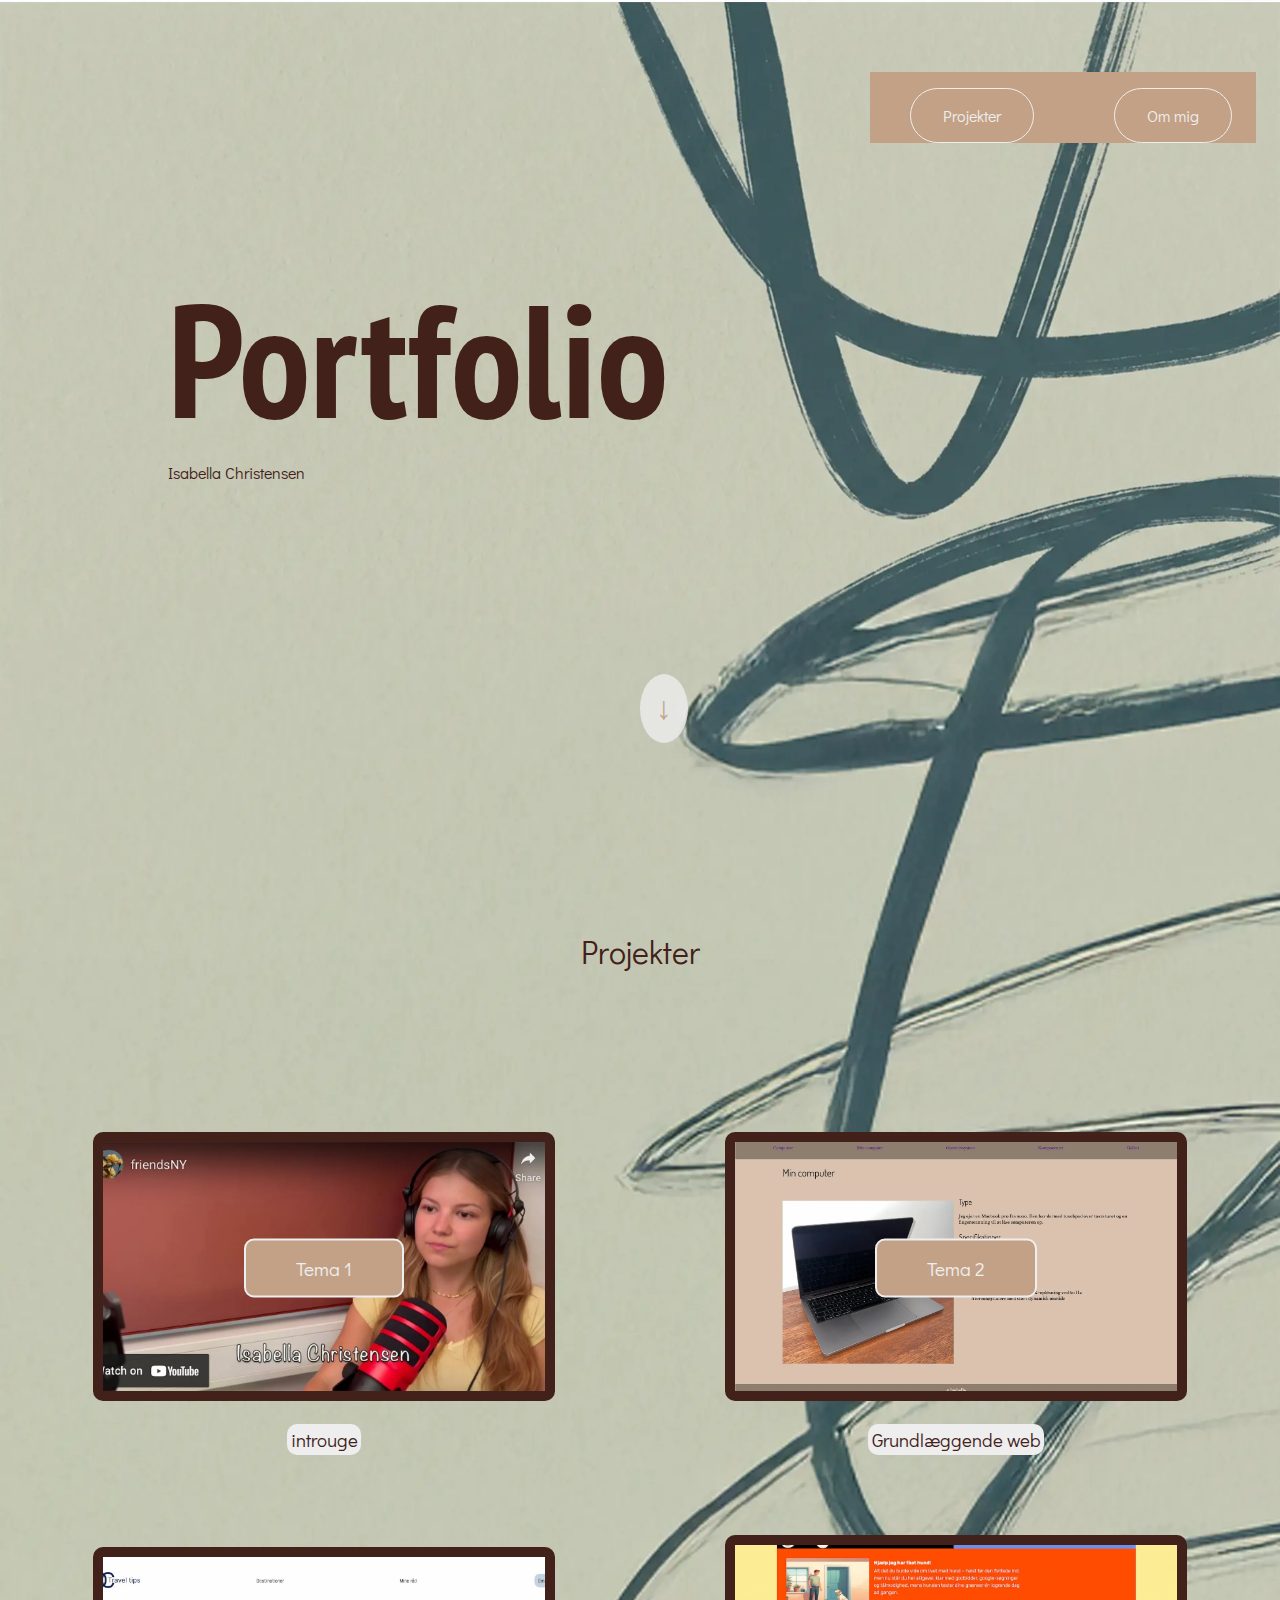
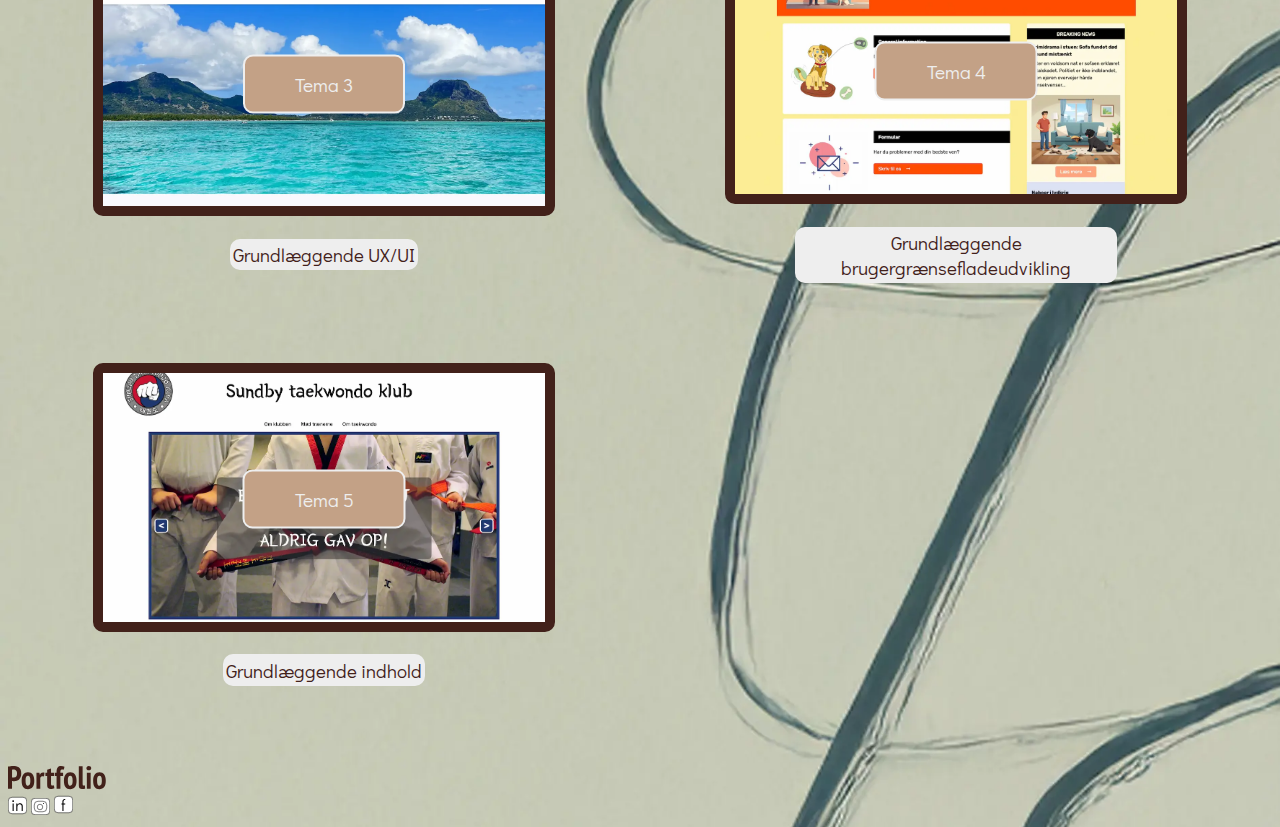
<file: index.html>
<!DOCTYPE html>
<html lang="en">
  <head>
    <meta charset="UTF-8" />
    <meta name="viewport" content="width=device-width, initial-scale=1.0" />
    <title>Portfolio</title>
    <link rel="stylesheet" href="css/generel.css" />
    <link rel="stylesheet" href="css/style.css" />
    <link rel="stylesheet" href="css/burger.css" />
    <link rel="stylesheet" href="css/index.css" />
    <link rel="icon" href="imgs/favicon.svg" type="image/svg" />
  </head>
  <body>
    <header>
      <nav class="nav">
        <ul class="menu">
          <li><a href="tema1.html">Projekter</a></li>
          <li><a href="om.html">Om mig</a></li>
        </ul>
        <button class="burger">
          <span class="line"></span>
          <span class="line"></span>
          <span class="line"></span>
        </button>
      </nav>
    </header>
    <main>
      <div class="h1">
        <h1>Portfolio</h1>
        <p>Isabella Christensen</p>
      </div>

      <div class="scroll-indicator" id="scroll">↓</div>

      <section>
        <div class="grid_container">
          <div id="section_forside">
            <div class="h2">
              <h2>Projekter</h2>
            </div>
          </div>
          <div class="grid_1-1">
            <div class="grid_1">
              <div class="card">
                <img src="imgs/introuge.webp" alt="Billede fra en youtube video" />
                <div><a href="tema1.html">Tema 1</a></div>
              </div>
              <h3>introuge</h3>
            </div>

            <div class="grid_1">
              <div class="card">
                <img src="imgs/min_computer.webp" alt="Billede fra hjemmeside om computere" />
                <div><a href="tema2.html">Tema 2</a></div>
              </div>
              <h3>Grundlæggende web</h3>
            </div>
          </div>

          <div class="grid_1-1">
            <div class="grid_1">
              <div class="card">
                <img src="imgs/mauritius.webp" alt="Billede fra en hjemmeside om at rejse" />
                <div><a href="tema3.html">Tema 3</a></div>
              </div>
              <h3>Grundlæggende UX/UI</h3>
            </div>

            <div class="grid_1">
              <div class="card">
                <img src="imgs/emergency.webp" alt="Billede fra en hjemmeside som omhandler en nødssitution" />
                <div><a href="tema4.html">Tema 4</a></div>
              </div>
              <h3>Grundlæggende brugergrænsefladeudvikling</h3>
            </div>
          </div>

          <div class="grid_1-1">
            <div class="grid_1">
              <div class="card">
                <img src="imgs/hero.webp" alt="Billede fra en hjemmeside om en taekwondo-klub" />
                <div><a href="tema5.html">Tema 5</a></div>
              </div>
              <h3>Grundlæggende indhold</h3>
            </div>
          </div>
        </div>
      </section>
    </main>
    <footer>
      <img src="imgs/logo_mobil.svg" alt="Logo, hvor der står: portfolio" />
      <div>
        <a href="https://www.linkedin.com/in/isabella-christensen-a164b339a/"
          ><img src="imgs/linkedin.svg" alt="Linkedin ikon"
        /></a>
        <a href="https://www.instagram.com/isabella.daugaard/"
          ><img src="imgs/insta.svg" alt="instagram ikon"
        /></a>
        <a href="https://www.facebook.com/isabelladaugaard.christensen"
          ><img src="imgs/facebook.svg" alt="facebook ikon"
        /></a>
      </div>
    </footer>
    <script src="js/burger.js"></script>
    <script src="js/generel.js"></script>
  </body>
</html>
</file>
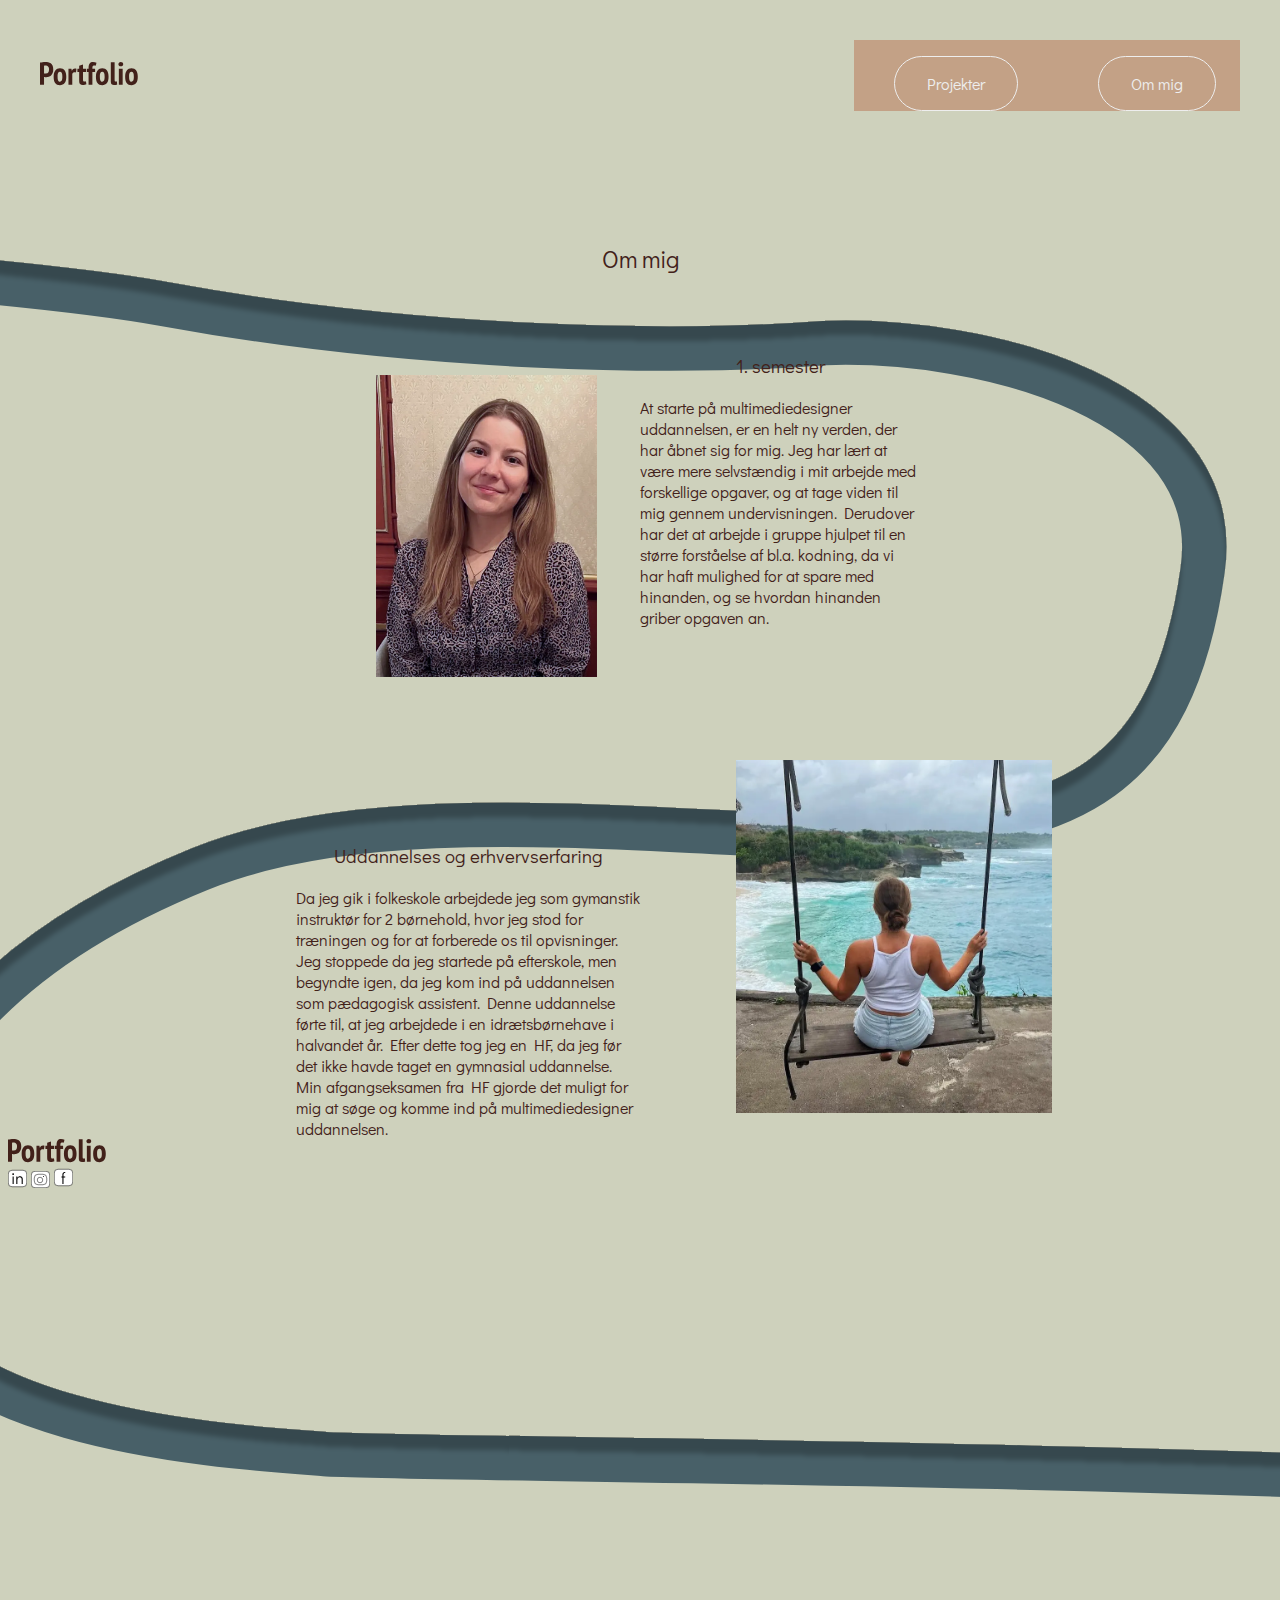
<file: om.html>
<!DOCTYPE html>
<html lang="en">
  <head>
    <meta charset="UTF-8" />
    <meta name="viewport" content="width=device-width, initial-scale=1.0" />
    <title>Portfolio</title>
    <link rel="stylesheet" href="css/burger.css" />
    <link rel="stylesheet" href="css/generel.css" />
    <link rel="stylesheet" href="css/style.css" />
    <link rel="icon" href="imgs/favicon.svg" type="image/svg" />
  </head>
  <body>
    <header>
      <nav class="nav">
        <div class="logo">
          <a href="index.html"><img src="imgs/logo_mobil.svg" alt="Logo, hvor der står: portfolio" /></a>
        </div>
        <ul class="menu">
          <li><a href="tema1.html">Projekter</a></li>
          <li><a href="om.html">Om mig</a></li>
        </ul>

        <button class="burger">
          <span class="line"></span>
          <span class="line"></span>
          <span class="line"></span>
        </button>
      </nav>
    </header>

    <main>
      <img src="imgs/linje.svg" alt="Baggrundsbillede af en blå-grøn streg, der snor sig gennem skærmen" class="skjult_billede2" />
      <div class="tema_overskrift">
        <h2>Om mig</h2>
      </div>

      <section>
        <div class="portræt">
          <img src="imgs/portræt.webp" alt="Portrætbillede af mig" class="billede6 billede7" />
          <div class="tekst6">
            <h3>1. semester</h3>
            <p>
              At starte på multimediedesigner uddannelsen, er en helt ny verden,
              der har åbnet sig for mig. Jeg har lært at være mere selvstændig i
              mit arbejde med forskellige opgaver, og at tage viden til mig
              gennem undervisningen. Derudover har det at arbejde i gruppe
              hjulpet til en større forståelse af bl.a. kodning, da vi har haft
              mulighed for at spare med hinanden, og se hvordan hinanden griber
              opgaven an.
            </p>
          </div>
        </div>

        <div class="portræt2">
          <img src="imgs/gynge.webp" alt="Billede af mig der sidder på en gynge" class="gynge" />
          <div class="margin_top">
            <div class="tekst7">
              <h3>Uddannelses og erhvervserfaring</h3>
              <p>
                Da jeg gik i folkeskole arbejdede jeg som gymanstik instruktør
                for 2 børnehold, hvor jeg stod for træningen og for at forberede os
                til opvisninger. Jeg stoppede da jeg startede på efterskole, men
                begyndte igen, da jeg kom ind på uddannelsen som pædagogisk
                assistent. Denne uddannelse førte til, at jeg arbejdede i en
                idrætsbørnehave i halvandet år. Efter dette tog jeg en HF, da
                jeg før det ikke havde taget en gymnasial uddannelse. Min
                afgangseksamen fra HF gjorde det muligt for mig at søge og komme
                ind på multimediedesigner uddannelsen.
              </p>
            </div>
          </div>
        </div>
      </section>
    </main>

    <footer>
      <img src="imgs/logo_mobil.svg" alt="Logo, hvor der står: portfolio" />
      <div>
        <a href="https://www.linkedin.com/in/isabella-christensen-a164b339a/"
          ><img src="imgs/linkedin.svg" alt="Linkedin ikon"
        /></a>
        <a href="https://www.instagram.com/isabella.daugaard/"
          ><img src="imgs/insta.svg" alt="Insagram ikon"
        /></a>
        <a href="https://www.facebook.com/isabelladaugaard.christensen"
          ><img src="imgs/facebook.svg" alt="Facebook ikon"
        /></a>
      </div>
    </footer>
    <script src="js/burger.js"></script>
  </body>
</html>
</file>
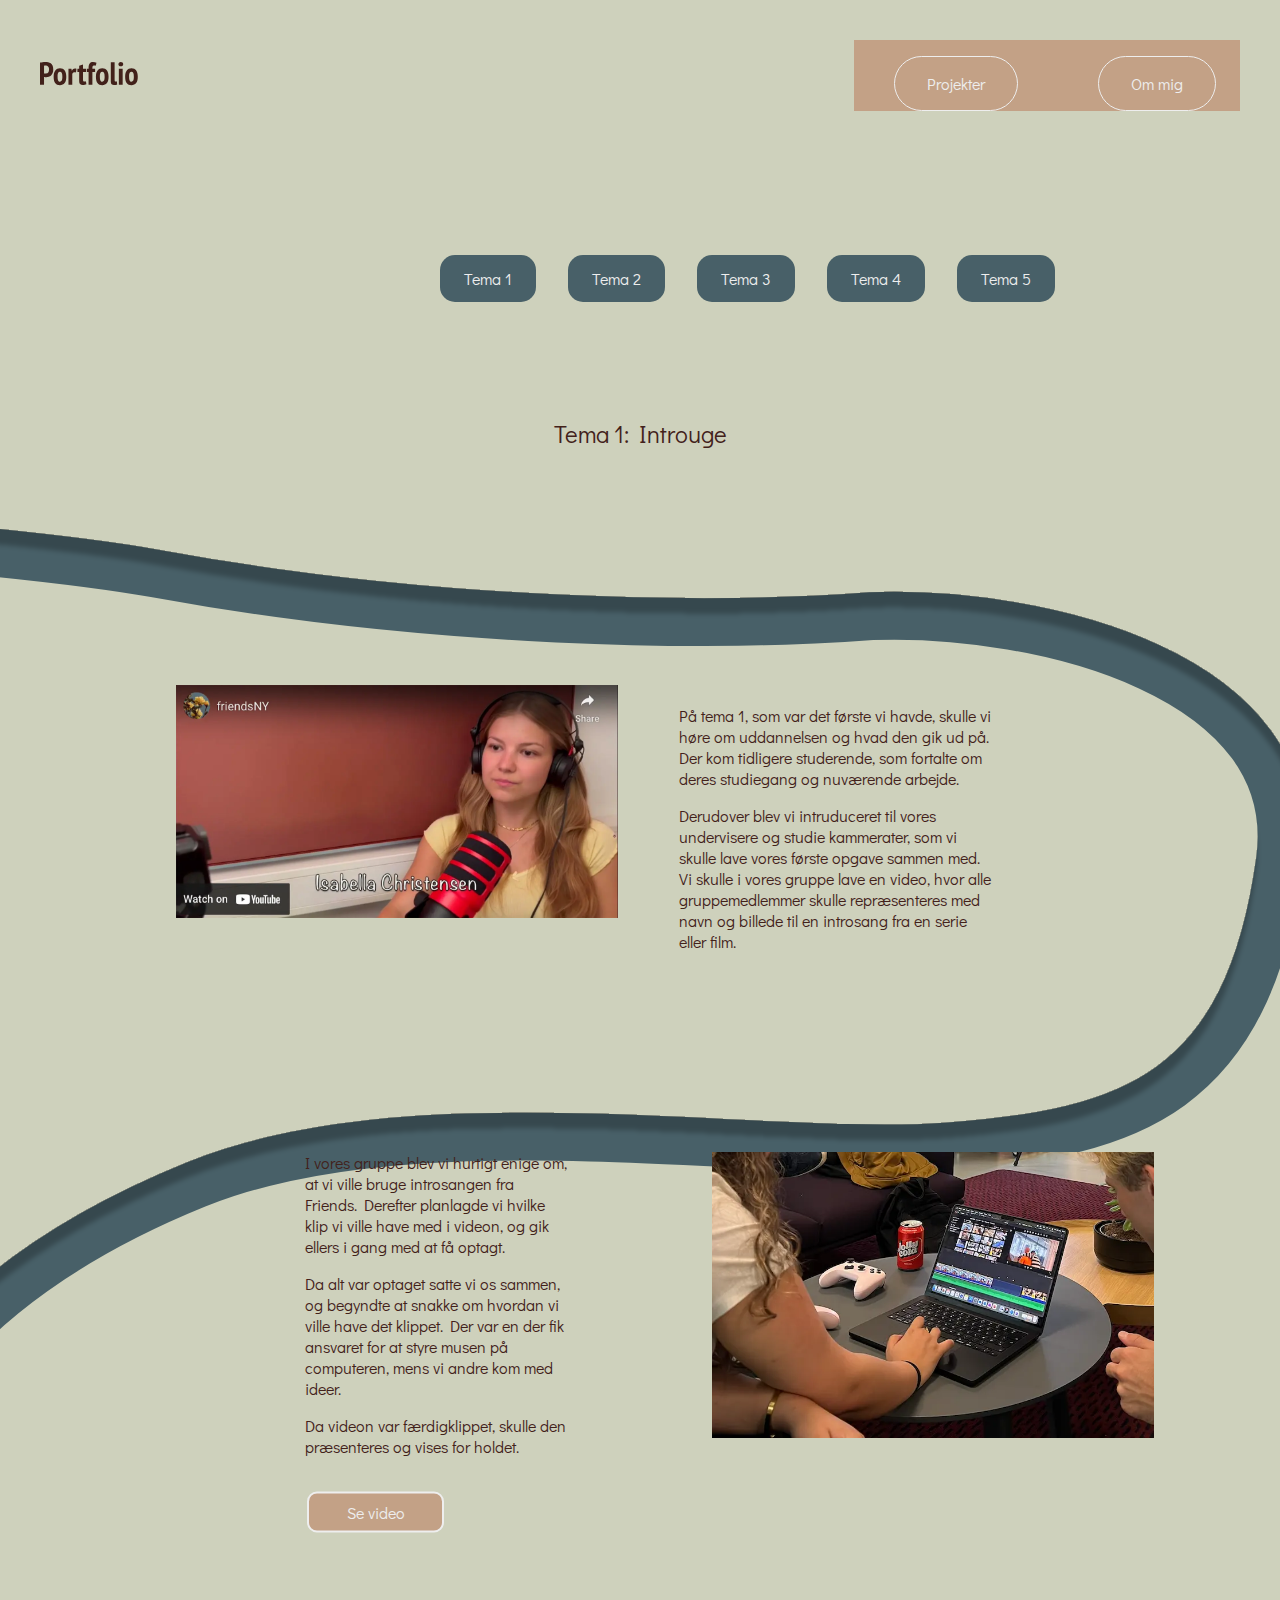
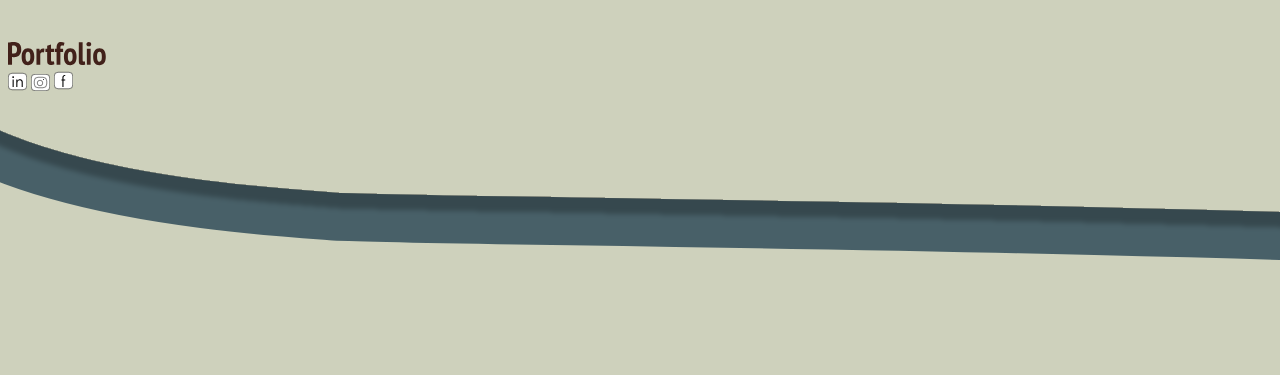
<file: tema1.html>
<!DOCTYPE html>
<html lang="en">
  <head>
    <meta charset="UTF-8" />
    <meta name="viewport" content="width=device-width, initial-scale=1.0" />
    <title>Portfolio</title>
    <link rel="stylesheet" href="css/burger.css" />
    <link rel="stylesheet" href="css/generel.css" />
    <link rel="stylesheet" href="css/style.css" />
    <link rel="icon" href="imgs/favicon.svg" type="image/svg" />
  </head>
  <body>
    <header>
      <nav class="nav">
        <div class="logo">
          <a href="index.html"><img src="imgs/logo_mobil.svg" alt="Logo, hvor der står: portfolio" /></a>
        </div>
        <ul class="menu">
          <li><a href="tema1.html">Projekter</a></li>
          <li><a href="om.html">Om mig</a></li>
        </ul>

        <button class="burger">
          <span class="line"></span>
          <span class="line"></span>
          <span class="line"></span>
        </button>

        <div class="nav-buttons">
          <a href="tema1.html">Tema 1</a>
          <a href="tema2.html">Tema 2</a>
          <a href="tema3.html">Tema 3</a>
          <a href="tema4.html">Tema 4</a>
          <a href="tema5.html">Tema 5</a>
        </div>
      </nav>
    </header>

    <main>
      <img
        src="imgs/linje.svg"
        alt="Baggrundsbillede af en blå-grøn streg, der snor sig gennem skærmen"
        class="skjult_billede"
      />
      <div class="tema_overskrift">
        <h2>Tema 1: Introuge</h2>
      </div>

      <div class="tema">
        <img src="imgs/introuge.webp" alt="Billede af mig fra youtube video" class="billede1" />
        <div class="tekst_container">
          <p class="tekst1">
            På tema 1, som var det første vi havde, skulle vi høre om
            uddannelsen og hvad den gik ud på. Der kom tidligere studerende, som
            fortalte om deres studiegang og nuværende arbejde.
          </p>
          <p class="tekst1">
            Derudover blev vi intruduceret til vores undervisere og studie
            kammerater, som vi skulle lave vores første opgave sammen med. Vi
            skulle i vores gruppe lave en video, hvor alle gruppemedlemmer
            skulle repræsenteres med navn og billede til en introsang fra en
            serie eller film.
          </p>
        </div>
      </div>

      <div class="tema">
        <img src="imgs/redigering.webp" alt="Billede af unge der redigerer en video i imovie" class="billede2" />
        <div class="tekst_container2 order">
          <p class="tekst2">
            I vores gruppe blev vi hurtigt enige om, at vi ville bruge
            introsangen fra Friends. Derefter planlagde vi hvilke klip vi ville
            have med i videon, og gik ellers i gang med at få optagt.
          </p>
          <p class="order tekst2">
            Da alt var optaget satte vi os sammen, og begyndte at snakke om
            hvordan vi ville have det klippet. Der var en der fik ansvaret for
            at styre musen på computeren, mens vi andre kom med ideer.
          </p>
          <p class="order tekst2">
            Da videon var færdigklippet, skulle den præsenteres og vises for
            holdet.
          </p>
        </div>
      </div>
      <div class="se_video_btn">
        <a href="https://www.youtube.com/watch?v=F06JGstitBI">Se video</a>
      </div>
    </main>
    <footer>
      <img src="imgs/logo_mobil.svg" alt="Logo, hvor der står: portfolio" />
      <div>
        <a href="https://www.linkedin.com/in/isabella-christensen-a164b339a/"
          ><img src="imgs/linkedin.svg" alt="Linkedin ikon"
        /></a>
        <a href="https://www.instagram.com/isabella.daugaard/"
          ><img src="imgs/insta.svg" alt="Instagram ikon"
        /></a>
        <a href="https://www.facebook.com/isabelladaugaard.christensen"
          ><img src="imgs/facebook.svg" alt="Facebook ikon"
        /></a>
      </div>
    </footer>
    <script src="js/burger.js"></script>
  </body>
</html>
</file>
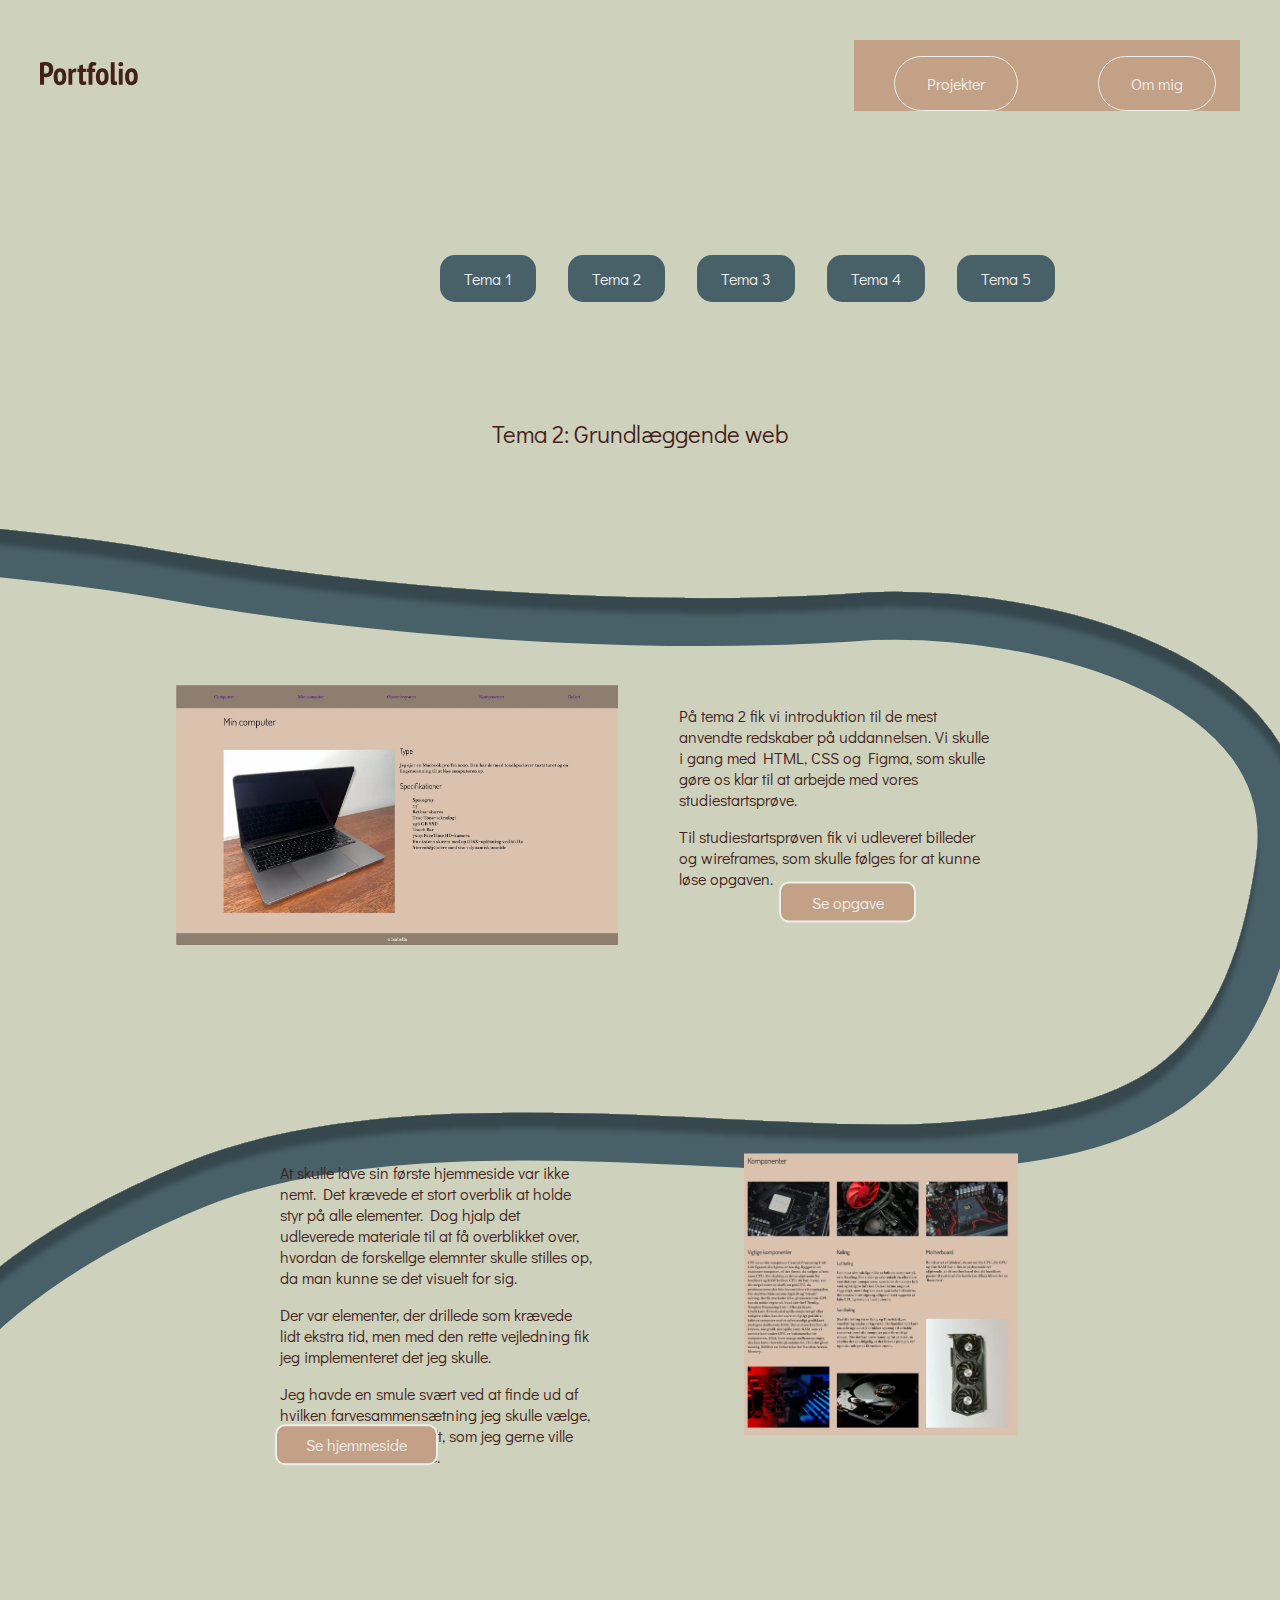
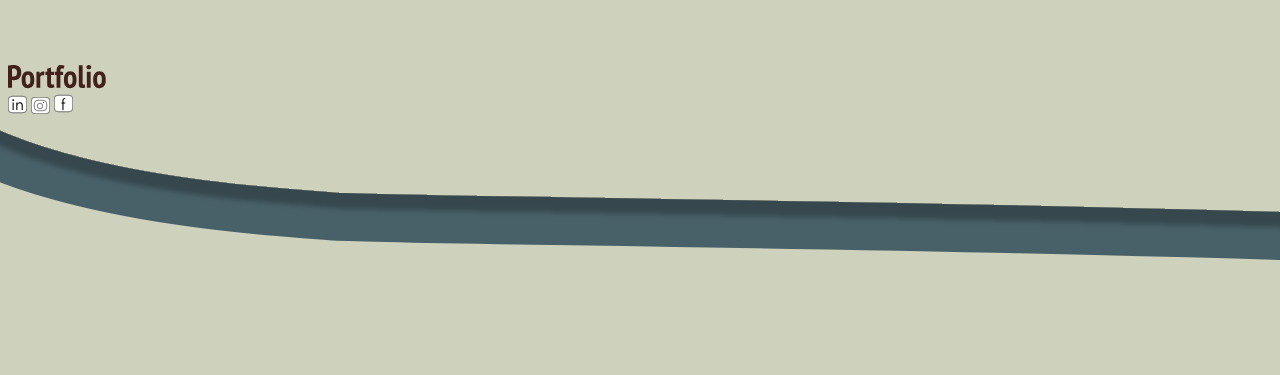
<file: tema2.html>
<!DOCTYPE html>
<html lang="en">
  <head>
    <meta charset="UTF-8" />
    <meta name="viewport" content="width=device-width, initial-scale=1.0" />
    <title>Portfolio</title>
    <link rel="stylesheet" href="css/burger.css" />
    <link rel="stylesheet" href="css/generel.css" />
    <link rel="stylesheet" href="css/style.css" />
    <link rel="icon" href="imgs/favicon.svg" type="image/svg" />
  </head>
  <body>
    <header>
      <nav class="nav">
        <div class="logo">
          <a href="index.html"><img src="imgs/logo_mobil.svg" alt="Logo, hvor der står: portfolio" /></a>
        </div>
        <ul class="menu">
          <li><a href="tema1.html">Projekter</a></li>
          <li><a href="om.html">Om mig</a></li>
        </ul>

        <button class="burger">
          <span class="line"></span>
          <span class="line"></span>
          <span class="line"></span>
        </button>

        <div class="nav-buttons">
          <a href="tema1.html">Tema 1</a>
          <a href="tema2.html">Tema 2</a>
          <a href="tema3.html">Tema 3</a>
          <a href="tema4.html">Tema 4</a>
          <a href="tema5.html">Tema 5</a>
        </div>
      </nav>
    </header>

    <main>
      <img
        src="imgs/linje.svg"
        alt="Baggrundsbillede af en blå-grøn streg, der snor sig gennem skærmen"
        class="skjult_billede"
      />
      <div class="tema_overskrift">
        <h2>Tema 2: Grundlæggende web</h2>
      </div>

      <div class="tema">
        <img src="imgs/min_computer.webp" alt="Billede fra hjemmeside om computere" class="billede1" />
        <div class="tekst_container">
          <p class="tekst1">
            På tema 2 fik vi introduktion til de mest anvendte redskaber på
            uddannelsen. Vi skulle i gang med HTML, CSS og Figma, som skulle
            gøre os klar til at arbejde med vores studiestartsprøve.
          </p>
          <p>
            Til studiestartsprøven fik vi udleveret billeder og wireframes, som
            skulle følges for at kunne løse opgaven.
          </p>
        </div>
      </div>
      <div class="se_opg_btn">
        <a
          href="https://www.figma.com/board/yrHSG7lMkjhQ7RqK9aXSSk/Studiestartspr%C3%B8ve?node-id=0-1&t=I6ApiJ5IpAwjTngt-1"
          >Se opgave</a
        >
      </div>

      <div class="tema2">
        <div class="billede3">
          <img src="imgs/komponenter.webp" alt="Billeder af komponenter fra en computer" />
        </div>
        <div class="tekst_container2 order">
          <p class="tekst2">
            At skulle lave sin første hjemmeside var ikke nemt. Det krævede et
            stort overblik at holde styr på alle elementer. Dog hjalp det
            udleverede materiale til at få overblikket over, hvordan de
            forskellge elemnter skulle stilles op, da man kunne se det visuelt
            for sig.
          </p>
          <p class="tekst2">
            Der var elementer, der drillede som krævede lidt ekstra tid, men med
            den rette vejledning fik jeg implementeret det jeg skulle.
          </p>
          <p class="tekst2">
            Jeg havde en smule svært ved at finde ud af hvilken
            farvesammensætning jeg skulle vælge, og derfor er det ikke helt, som
            jeg gerne ville have, at det skulle være.
          </p>
        </div>
      </div>
      <div class="se_side_btn">
        <a href="https://isab2647.github.io/Website/website/index.html"
          >Se hjemmeside</a
        >
      </div>
    </main>
    <footer>
      <img src="imgs/logo_mobil.svg" alt="Logo, hvor der står: portfolio" />
      <div>
        <a href="https://www.linkedin.com/in/isabella-christensen-a164b339a/"
          ><img src="imgs/linkedin.svg" alt="Linkedin ikon"
        /></a>
        <a href="https://www.instagram.com/isabella.daugaard/"
          ><img src="imgs/insta.svg" alt="Instagram ikon"
        /></a>
        <a href="https://www.facebook.com/isabelladaugaard.christensen"
          ><img src="imgs/facebook.svg" alt="Facebook ikon"
        /></a>
      </div>
    </footer>
    <script src="js/burger.js"></script>
  </body>
</html>
</file>
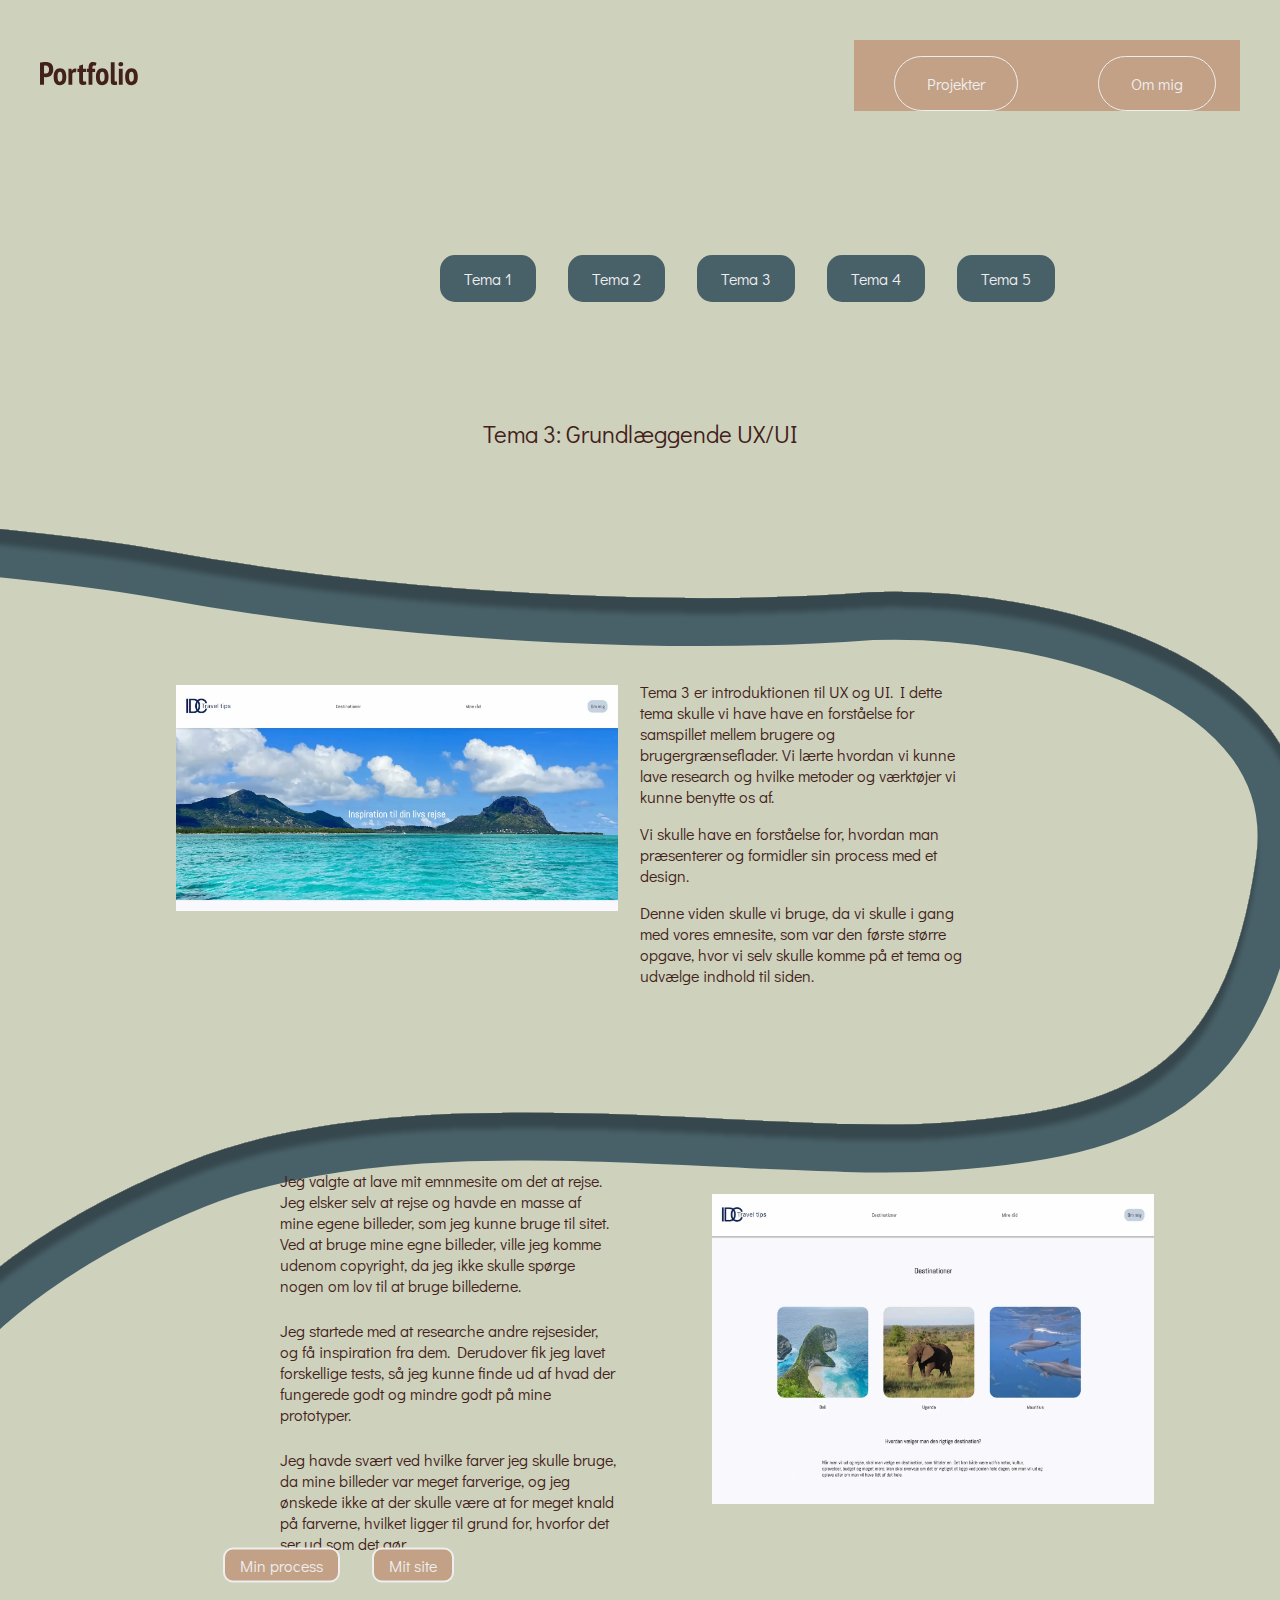
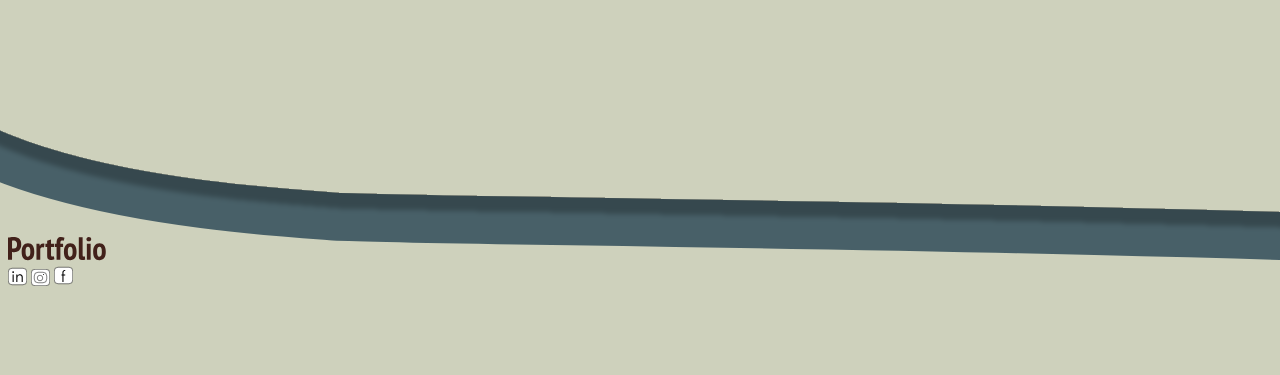
<file: tema3.html>
<!DOCTYPE html>
<html lang="en">
  <head>
    <meta charset="UTF-8" />
    <meta name="viewport" content="width=device-width, initial-scale=1.0" />
    <title>Portfolio</title>
    <link rel="stylesheet" href="css/burger.css" />
    <link rel="stylesheet" href="css/generel.css" />
    <link rel="stylesheet" href="css/style.css" />
    <link rel="icon" href="imgs/favicon.svg" type="image/svg" />
  </head>
  <body>
    <header>
      <nav class="nav">
        <div class="logo">
          <a href="index.html"><img src="imgs/logo_mobil.svg" alt="Logo, hvor der står: portfolio" /></a>
        </div>
        <ul class="menu">
          <li><a href="tema1.html">Projekter</a></li>
          <li><a href="om.html">Om mig</a></li>
        </ul>

        <button class="burger">
          <span class="line"></span>
          <span class="line"></span>
          <span class="line"></span>
        </button>

        <div class="nav-buttons">
          <a href="tema1.html">Tema 1</a>
          <a href="tema2.html">Tema 2</a>
          <a href="tema3.html">Tema 3</a>
          <a href="tema4.html">Tema 4</a>
          <a href="tema5.html">Tema 5</a>
        </div>
      </nav>
    </header>

    <main>
      <img
        src="imgs/linje.svg"
        alt="Baggrundsbillede af en blå-grøn streg, der snor sig gennem skærmen"
        class="skjult_billede"
      />
      <div class="tema_overskrift">
        <h2>Tema 3: Grundlæggende UX/UI</h2>
      </div>

      <div class="tema">
        <img src="imgs/mauritius.webp" alt="Billede af hjemmeside om at rejse" class="billede1" />
        <div class="tekst_container3">
          <p class="tekst1">
            Tema 3 er introduktionen til UX og UI. I dette tema skulle vi have
            have en forståelse for samspillet mellem brugere og
            brugergrænseflader. Vi lærte hvordan vi kunne lave research og
            hvilke metoder og værktøjer vi kunne benytte os af.
          </p>
          <p class="tekst1">
            Vi skulle have en forståelse for, hvordan man præsenterer og
            formidler sin process med et design.
          </p>
          <p class="tekst1">
            Denne viden skulle vi bruge, da vi skulle i gang med vores emnesite,
            som var den første større opgave, hvor vi selv skulle komme på et
            tema og udvælge indhold til siden.
          </p>
        </div>
      </div>

      <div class="tema">
        <img src="imgs/destinationer.webp" alt="Billede af forskellige rejsedestinationer på hjemmeside" class="billede2" />
        <div class="tekst_container4 order">
          <p class="tekst3">
            Jeg valgte at lave mit emnmesite om det at rejse. Jeg elsker selv at
            rejse og havde en masse af mine egene billeder, som jeg kunne bruge
            til sitet. Ved at bruge mine egne billeder, ville jeg komme udenom
            copyright, da jeg ikke skulle spørge nogen om lov til at bruge
            billederne.
          </p>
          <p class="tekst3">
            Jeg startede med at researche andre rejsesider, og få inspiration
            fra dem. Derudover fik jeg lavet forskellige tests, så jeg kunne
            finde ud af hvad der fungerede godt og mindre godt på mine
            prototyper.
          </p>
          <p class="tekst3">
            Jeg havde svært ved hvilke farver jeg skulle bruge, da mine billeder
            var meget farverige, og jeg ønskede ikke at der skulle være at for
            meget knald på farverne, hvilket ligger til grund for, hvorfor det
            ser ud som det gør.
          </p>
        </div>
      </div>
      <div class="temabtn">
        <a
          href="https://www.figma.com/design/qACj2tQWc5wt7zH9BjtgTh/Emnesite?node-id=0-1&t=mNiljSsVAtReBZV6-1"
          >Min process</a
        >

        <a href="https://isab2647.github.io/Emnesite/index.html">Mit site</a>
      </div>
    </main>
    <footer>
      <img src="imgs/logo_mobil.svg" alt="Logo, hvor der står: portfolio" />
      <div>
        <a href="https://www.linkedin.com/in/isabella-christensen-a164b339a/"
          ><img src="imgs/linkedin.svg" alt="Linkedin ikon"
        /></a>
        <a href="https://www.instagram.com/isabella.daugaard/"
          ><img src="imgs/insta.svg" alt="Instagram ikon"
        /></a>
        <a href="https://www.facebook.com/isabelladaugaard.christensen"
          ><img src="imgs/facebook.svg" alt="Facebook ikon"
        /></a>
      </div>
    </footer>
    <script src="js/burger.js"></script>
  </body>
</html>
</file>
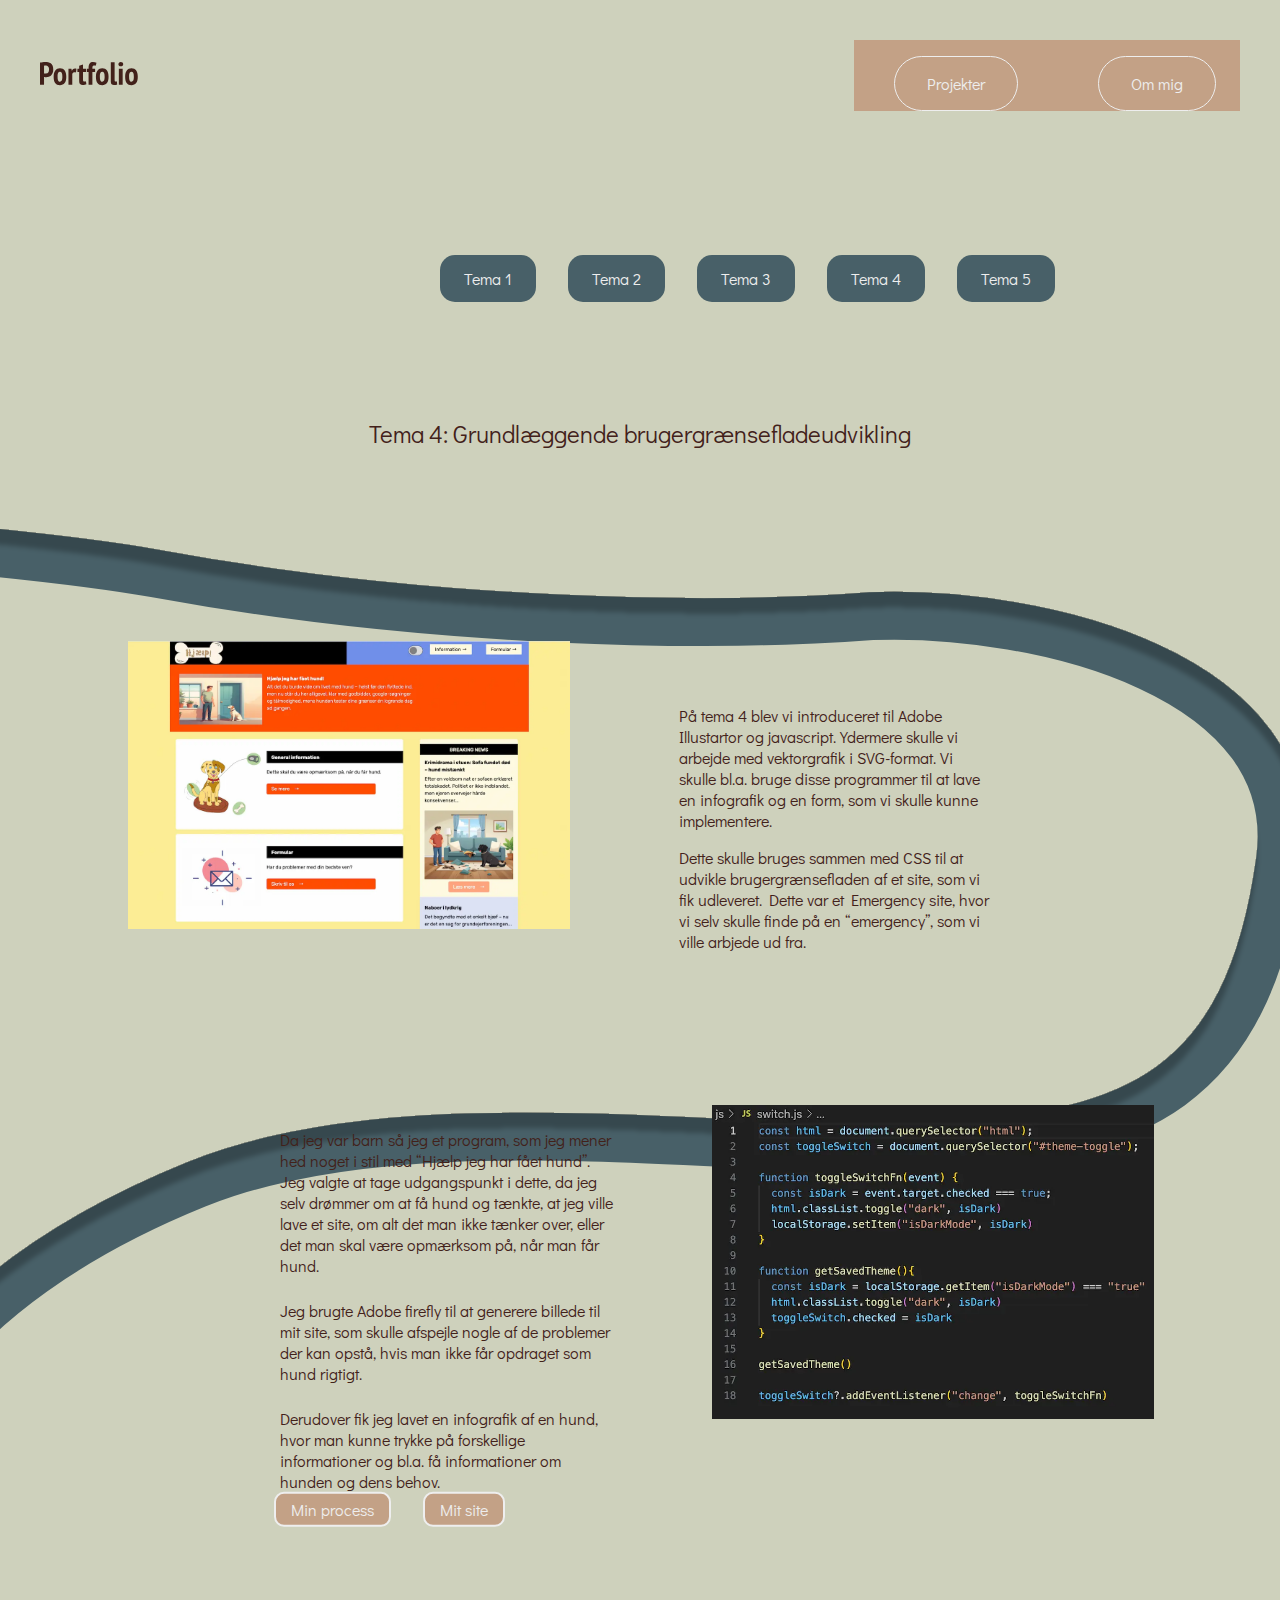
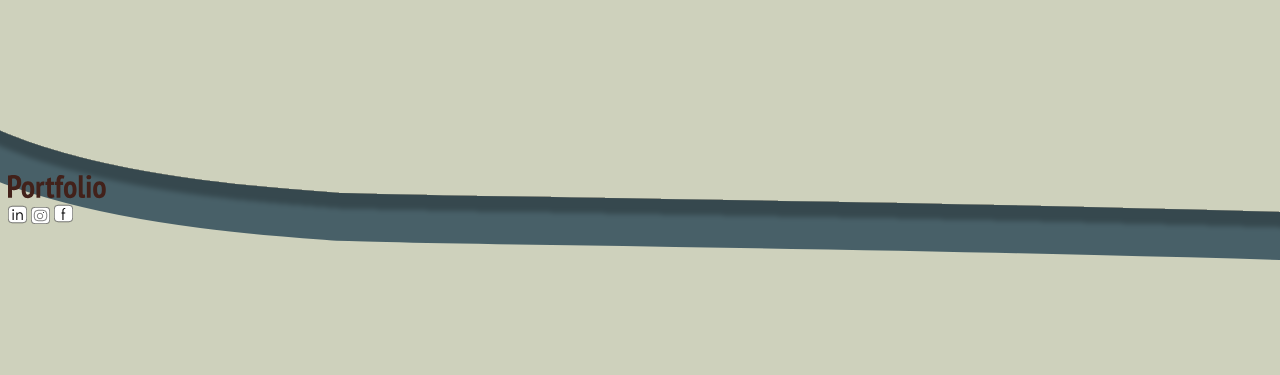
<file: tema4.html>
<!DOCTYPE html>
<html lang="en">
  <head>
    <meta charset="UTF-8" />
    <meta name="viewport" content="width=device-width, initial-scale=1.0" />
    <title>Portfolio</title>
    <link rel="stylesheet" href="css/burger.css" />
    <link rel="stylesheet" href="css/generel.css" />
    <link rel="stylesheet" href="css/style.css" />
    <link rel="icon" href="imgs/favicon.svg" type="image/svg" />
  </head>
  <body>
    <header>
      <nav class="nav">
        <div class="logo">
          <a href="index.html"><img src="imgs/logo_mobil.svg" alt="Logo, hvor der står: portfolio" /></a>
        </div>
        <ul class="menu">
          <li><a href="tema1.html">Projekter</a></li>
          <li><a href="om.html">Om mig</a></li>
        </ul>

        <button class="burger">
          <span class="line"></span>
          <span class="line"></span>
          <span class="line"></span>
        </button>

        <div class="nav-buttons">
          <a href="tema1.html">Tema 1</a>
          <a href="tema2.html">Tema 2</a>
          <a href="tema3.html">Tema 3</a>
          <a href="tema4.html">Tema 4</a>
          <a href="tema5.html">Tema 5</a>
        </div>
      </nav>
    </header>

    <main>
      <img
        src="imgs/linje.svg"
        alt="Baggrundsbillede af en blå-grøn streg, der snor sig gennem skærmen"
        class="skjult_billede"
      />
      <div class="tema_overskrift">
        <h2>Tema 4: Grundlæggende brugergrænsefladeudvikling</h2>
      </div>

      <div class="tema">
        <img src="imgs/emergency.webp" alt="Billede fra hjemmeside om nødssituation" class="billede4" />
        <div class="tekst_container">
          <p class="tekst4">
            På tema 4 blev vi introduceret til Adobe Illustartor og javascript.
            Ydermere skulle vi arbejde med vektorgrafik i SVG-format. Vi skulle
            bl.a. bruge disse programmer til at lave en infografik og en form,
            som vi skulle kunne implementere.
          </p>
          <p class="tekst4">
            Dette skulle bruges sammen med CSS til at udvikle brugergrænsefladen
            af et site, som vi fik udleveret. Dette var et Emergency site, hvor
            vi selv skulle finde på en “emergency”, som vi ville arbjede ud fra.
          </p>
        </div>
      </div>

      <div class="tema">
        <img src="imgs/kode.webp" alt="Billede af kode" class="billede3" />
        <div class="tekst_container4 order">
          <p class="tekst3">
            Da jeg var barn så jeg et program, som jeg mener hed noget i stil
            med “Hjælp jeg har fået hund”. Jeg valgte at tage udgangspunkt i
            dette, da jeg selv drømmer om at få hund og tænkte, at jeg ville
            lave et site, om alt det man ikke tænker over, eller det man skal
            være opmærksom på, når man får hund.
          </p>
          <p class="tekst3">
            Jeg brugte Adobe firefly til at generere billede til mit site, som
            skulle afspejle nogle af de problemer der kan opstå, hvis man ikke
            får opdraget som hund rigtigt.
          </p>
          <p class="tekst3">
            Derudover fik jeg lavet en infografik af en hund, hvor man kunne
            trykke på forskellige informationer og bl.a. få informationer om
            hunden og dens behov.
          </p>
        </div>
      </div>
      <div class="temabtn2">
        <div class="temabtn temabtn2">
          <a
            href="https://www.figma.com/design/4oBEvLIzdFeQTVxE7PhexJ/Untitled?t=mNiljSsVAtReBZV6-1"
            >Min process</a
          >
          <a href="https://isab2647.github.io/hund/">Mit site</a>
        </div>
      </div>
    </main>
    <footer>
      <img src="imgs/logo_mobil.svg" alt="Logo, hvor der står: portfolio" />
      <div>
        <a href="https://www.linkedin.com/in/isabella-christensen-a164b339a/"
          ><img src="imgs/linkedin.svg" alt="Linkedin ikon"
        /></a>
        <a href="https://www.instagram.com/isabella.daugaard/"
          ><img src="imgs/insta.svg" alt="Insagram ikon"
        /></a>
        <a href="https://www.facebook.com/isabelladaugaard.christensen"
          ><img src="imgs/facebook.svg" alt="Facebook ikon"
        /></a>
      </div>
    </footer>
    <script src="js/burger.js"></script>
  </body>
</html>
</file>
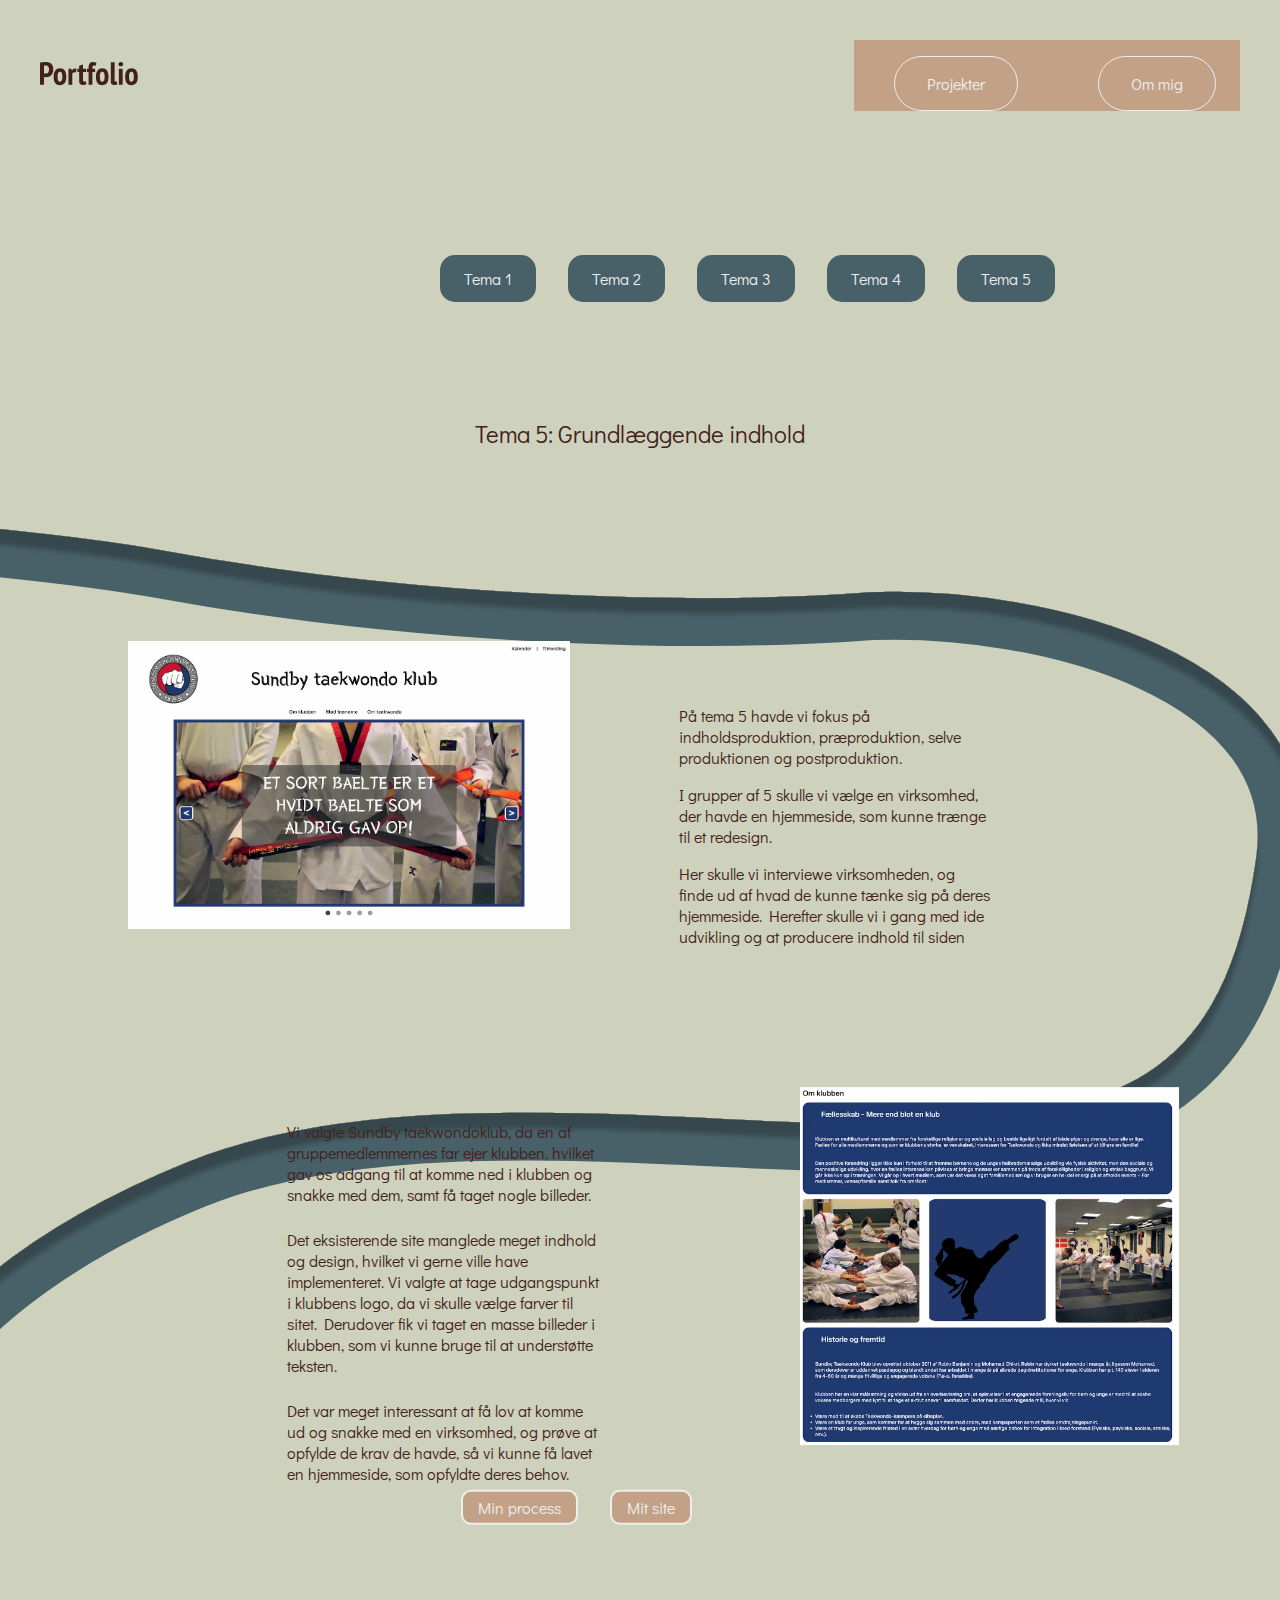
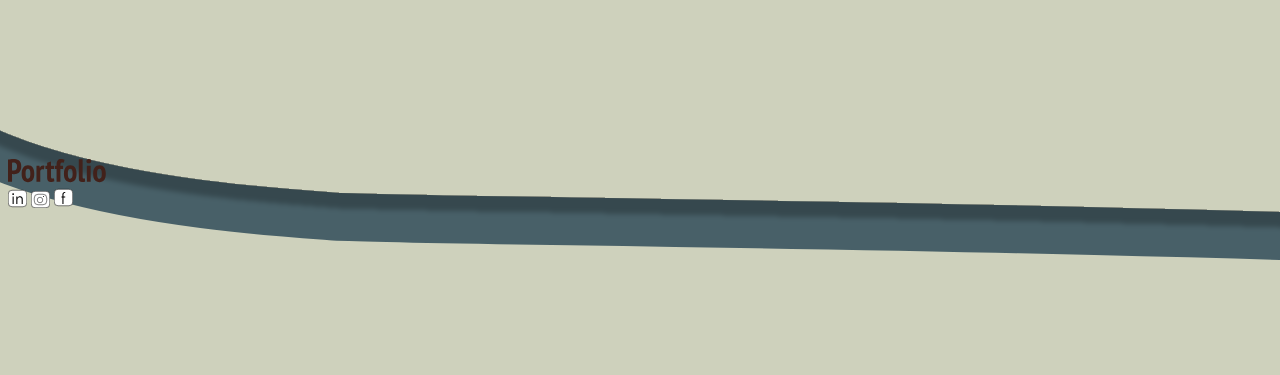
<file: tema5.html>
<!DOCTYPE html>
<html lang="en">
  <head>
    <meta charset="UTF-8" />
    <meta name="viewport" content="width=device-width, initial-scale=1.0" />
    <title>Portfolio</title>
    <link rel="stylesheet" href="css/burger.css" />
    <link rel="stylesheet" href="css/generel.css" />
    <link rel="stylesheet" href="css/style.css" />
    <link rel="icon" href="imgs/favicon.svg" type="image/svg" />
  </head>
  <body>
    <header>
      <nav class="nav">
        <div class="logo">
          <a href="index.html"><img src="imgs/logo_mobil.svg" alt="Logo, hvor der står: portfolio" /></a>
        </div>
        <ul class="menu">
          <li><a href="tema1.html">Projekter</a></li>
          <li><a href="om.html">Om mig</a></li>
        </ul>

        <button class="burger">
          <span class="line"></span>
          <span class="line"></span>
          <span class="line"></span>
        </button>

        <div class="nav-buttons">
          <a href="tema1.html">Tema 1</a>
          <a href="tema2.html">Tema 2</a>
          <a href="tema3.html">Tema 3</a>
          <a href="tema4.html">Tema 4</a>
          <a href="tema5.html">Tema 5</a>
        </div>
      </nav>
    </header>

    <main>
      <img
        src="imgs/linje.svg"
        alt="Baggrundsbillede af en blå-grøn streg, der snor sig gennem skærmen"
        class="skjult_billede"
      />
      <div class="tema_overskrift">
        <h2>Tema 5: Grundlæggende indhold</h2>
      </div>

      <div class="tema">
        <img src="imgs/hero.webp" alt="Billede fra hjemmeside om taekwondo-klub" class="billede4" />
        <div class="tekst_container">
          <p class="tekst4">
            På tema 5 havde vi fokus på indholdsproduktion, præproduktion, selve
            produktionen og postproduktion.
          </p>
          <p class="tekst4">
            I grupper af 5 skulle vi vælge en virksomhed, der havde en
            hjemmeside, som kunne trænge til et redesign.
          </p>
          <p class="tekst4">
            Her skulle vi interviewe virksomheden, og finde ud af hvad de kunne
            tænke sig på deres hjemmeside. Herefter skulle vi i gang med ide
            udvikling og at producere indhold til siden
          </p>
        </div>
      </div>

      <div class="tema">
        <div class="billede5">
          <img src="imgs/om_klubben.webp" alt="Billede af taekwondoklubbens om side" />
        </div>
        <div class="tekst_container5 order">
          <p class="tekst5">
            Vi valgte Sundby taekwondoklub, da en af gruppemedlemmernes far ejer
            klubben, hvilket gav os adgang til at komme ned i klubben og snakke
            med dem, samt få taget nogle billeder.
          </p>
          <p class="tekst5">
            Det eksisterende site manglede meget indhold og design, hvilket vi
            gerne ville have implementeret. Vi valgte at tage udgangspunkt i
            klubbens logo, da vi skulle vælge farver til sitet. Derudover fik vi
            taget en masse billeder i klubben, som vi kunne bruge til at
            understøtte teksten.
          </p>
          <p class="tekst5">
            Det var meget interessant at få lov at komme ud og snakke med en
            virksomhed, og prøve at opfylde de krav de havde, så vi kunne få
            lavet en hjemmeside, som opfyldte deres behov.
          </p>
        </div>
      </div>
      <div class="temabtn2">
        <div class="temabtn temabtn3">
          <a
            href="https://www.figma.com/design/LvLLLMh2gtG9UJIgz4pkSu/Virksomhedssite?node-id=0-1&t=LJDI6lrX2I0anBx2-1"
            >Min process</a
          >

          <a href="https://isab2647.github.io/virksomhedssite/index.html"
            >Mit site</a
          >
        </div>
      </div>
    </main>
    <footer>
      <img src="imgs/logo_mobil.svg" alt="Logo, hvor der står: portfolio" />
      <div>
        <a href="https://www.linkedin.com/in/isabella-christensen-a164b339a/"
          ><img src="imgs/linkedin.svg" alt="Linkedin ikon"
        /></a>
        <a href="https://www.instagram.com/isabella.daugaard/"
          ><img src="imgs/insta.svg" alt="instagram ikon"
        /></a>
        <a href="https://www.facebook.com/isabelladaugaard.christensen"
          ><img src="imgs/facebook.svg" alt="Facebook ikon"
        /></a>
      </div>
    </footer>
    <script src="js/burger.js"></script>
  </body>
</html>
</file>
<file: css/generel.css>
@font-face {
  font-family: "Didact_Gothic";
  src: url(../Fonts/Didact_Gothic/DidactGothic-Regular.ttf);
  font-style: normal;
}

@font-face {
  font-family: "PT_Sans_Narrow";
  src: url(../Fonts/PT_Sans_Narrow/PTSansNarrow-Bold.ttf);
  font-style: oblique;
}

body{
  background-color: var(--color-bg);
}

/* fonts*/
:root {
  --font-family-regular: "Didact_Gothic";
  --font-family-bold: "PT_Sans_Narrow";
  --font-weight-regular: 400;
  --font-weight-bold: 700;
}

h1 {
  font-family: var(--font-family-bold);
  font-weight: var(--font-weight-bold);
  color: var(--color-brown);
}

h2 {
  font-family: var(--font-family-regular);
  font-weight: var(--font-weight-regular);
  color: var(--color-brown);
}

p,
h3, li, a {
  font-family: var(--font-family-regular);
  font-weight: var(--font-weight-light);
  color: var(--color-brown);
}

:root {
  --color-bg: #ced1bc;
  --color-brown: #42211a;
  --color-white: #eeeeee;
  --color-lightbrown: #c3a186;
  --color-blue: #486068;
}
</file>
<file: css/style.css>
/* index */

.grid_1 img {
  max-width: 70%;
  object-fit: cover;
  aspect-ratio: 16/9;
  border-radius: 10px;
  border: 10px solid var(--color-brown);
}

.grid_1 {
  margin: auto;
  text-align: center;
  padding-bottom: 5em;
}

.grid_1 h3 {
  max-width: 50%;
  padding: 0.2rem;
  margin: auto;
  margin-top: 1em;
}

.grid_container {
  padding-top: 25em;
}

.grid_container h3 {
  background-color: var(--color-white);
  border-radius: 10px;
}

.h1 {
  padding-left: 2em;
  margin: 0;
}

.h2 h2 {
  text-align: center;
  margin-bottom: 3em;
}

h1 {
  font-size: 5rem;
  padding-top: 1em;
}

.h1,
h1,
p {
  margin: 0;
}

.card {
  position: relative;
}

.card a {
  position: absolute;
  top: 50%;
  left: 50%;
  transform: translate(-50%, -50%);
  border-radius: 10px;
  border: 2px solid var(--color-white);
  padding: 5px 15px 5px 15px;
  background-color: var(--color-lightbrown);
}

.card button {
  background-color: var(--color-lightbrown);
}

.card a {
  text-decoration: none;
  color: var(--color-white);
}

.scroll-indicator {
  position: absolute; /* eller fixed */
  left: 50%;
  top: 50%;
  font-size: 2rem;
  color: var(--color-lightbrown);
  animation: bounce 1.5s infinite;
  opacity: 0.8;
  background-color: var(--color-white);
  border-radius: 50%;
  padding: 0.5em;
  margin-top: 4em;
}

@keyframes bounce {
  0% {
    transform: translate(-50%, 0);
  }
  50% {
    transform: translate(-50%, 10px);
  }
  100% {
    transform: translate(-50%, 0);
  }
}

#scroll {
  cursor: pointer;
}

/* Tema 1 */

.se_video_btn {
  border-radius: 10px;
  border: 2px solid var(--color-white);
  padding: 5px 15px 5px 15px;
  background-color: var(--color-lightbrown);
  text-align: center;
  margin-top: 3em;
  margin-bottom: 3em;
  margin-left: 11em;
  max-width: 17%;
}

.se_opg_btn {
  border-radius: 10px;
  border: 2px solid var(--color-white);
  padding: 5px 15px 5px 15px;
  background-color: var(--color-lightbrown);
  text-align: center;
  margin-top: 3em;
  margin-bottom: 3em;
  margin-left: 11.5em;
  max-width: 17%;
}

.se_side_btn {
  border-radius: 10px;
  border: 2px solid var(--color-white);
  padding: 5px 15px 5px 15px;
  background-color: var(--color-lightbrown);
  text-align: center;
  margin-top: 3em;
  margin-bottom: 3em;
  margin-left: 9.5em;
  max-width: 25%;
}

.se_opg_btn a {
  text-decoration: none;
  color: var(--color-white);
}

.se_side_btn a {
  text-decoration: none;
  color: var(--color-white);
}

.se_video_btn a {
  text-decoration: none;
  color: var(--color-white);
}

.logo {
  padding-right: 17em;
}
.nav {
  display: flex;
  align-items: center;
  justify-content: space-between; /* logo til venstre, burger til højre */
  flex-wrap: wrap; /* så knapperne kan bryde til næste række */
  padding: 1em 2em;
}

.nav-buttons {
  display: grid;
  grid-template-columns: repeat(3, auto);
  gap: 1rem;
  padding-top: 5em;
  text-align: center;
}

.nav-buttons a {
  display: inline-block;
  padding: 0.8em 1.5em;
  background-color: var(--color-blue);
  border-radius: 15px;
  text-decoration: none;
  color: var(--color-white);
}

.nav-buttons a:hover {
  background-color: var(--color-blue);
  transform: translateY(-2px);
}

.tema img {
  max-width: 70%;
  margin-left: 4.5em;
  padding-bottom: 2em;
}

.tema {
  padding-top: 5em;
}

.tema p,
h3 {
  max-width: 80%;
  place-self: center;
}

.tema2 > .billede3 img {
  max-width: 70%;
  padding-left: 4.5em;
  padding-bottom: 2em;
}

.tema2 > .tekst3 {
  max-width: 80%;
  padding-left: 3.5em;
}

.tema button {
  position: relative;
  left: 41%;
  border-radius: 10px;
  border: 2px solid var(--color-white);
  padding: 5px 15px 5px 15px;
  background-color: var(--color-lightbrown);

  margin-top: 3em;
  margin-bottom: 3em;
}

.tema a {
  text-decoration: none;
  color: var(--color-white);
}

.tema button:hover {
  transform: translateY(-2px);
}

.tema_overskrift {
  text-align: center;
  margin-bottom: 3em;
  padding-top: 5em;
}

/* Tema 2 */

.tekst_container2 {
  margin: 2.5em;
}
/* Tema 3 */

.temabtn a {
  position: relative;
  left: 28%;
  border-radius: 10px;
  border: 2px solid var(--color-white);
  padding: 5px 15px 5px 15px;
  background-color: var(--color-lightbrown);
  color: var(--color-white);
  text-decoration: none;
}

.temabtn {
  margin-top: 4em;
  margin-bottom: 10em;
}

/* Tema 4 */
/* Tema 5 */

/* om mig */
.margin_top {
  margin-top: 4em;
}

.portræt {
  position: relative;
  display: inline-block;
}

.portræt::before {
  content: "";
  position: absolute;
  width: 350px;
  height: 350px;
  background-color: var(--color-blue);
  border-radius: 50%;
  z-index: -1;
  left: 13%;
  bottom: 43%;
}

.portræt img {
  max-width: 40%;
  margin-bottom: 6em;
  margin-left: 9em;
}

.portræt > .billede6 {
  
  transform: translateY(53px);
}
.skjult_billede {
  display: none;
}

.skjult_billede2 {
  display: none;
}

.gynge {
  max-width: 50%;
  padding-left: 7.5em;
  padding-top: 3em;
}

.tekst6,
.tekst7 {
  max-width: 80%;
  place-self: center;
}

@media screen and (min-width: 800px) {
  /* index */
  .menu {
    display: flex;
    justify-content: flex-end;
    gap: 5rem;
    padding-right: 1.5em;
    padding-top: 1em;
  }

  .menu li {
    border-radius: 35px;
    color: var(--color-white);
    background-color: var(--color-lightbrown);
    border: 1px solid var(--color-white);
    padding: 1em 2em 1em 2em;
  }

  .menu li a:hover {
    border-radius: 15px;
    padding: 0.2em;
  }

  .card a {
    padding: 15px 50px 15px 50px;
  }

  .card a {
    font-size: larger;
  }

  .grid_1-1 {
    display: grid;
    grid-template-columns: 1fr 1fr;
  }
  .h1 h1 {
    font-size: 10em;
    padding-top: 0.5em;
  }

  .h1 {
    padding-left: 10em;
  }

  .h2 h2 {
    font-size: xx-large;
    padding-bottom: 2em;
    margin-top: 4em;
  }

  .grid_container {
    padding-top: 20em;
  }

  .scroll-indicator {
    position: absolute; /* eller fixed */
    left: 50%;
    top: 50%;
    font-size: 2rem;
    color: var(--color-lightbrown);
    animation: bounce 1.5s infinite;
    opacity: 0.8;
    background-color: var(--color-white);
    border-radius: 50%;
    padding: 0.5em;
    margin-top: 7em;
  }

  @keyframes bounce {
    0% {
      transform: translate(-50%, 0);
    }
    50% {
      transform: translate(-50%, 10px);
    }
    100% {
      transform: translate(-50%, 0);
    }
  }

  /* tema sider */

  

  .skjult_billede {
    display: block;
    width: 110%;
    height: 175%;
    object-fit: cover;
    position: absolute;
    right: 2em;
    z-index: -1;
    padding-left: 2em;
    top: 25em;
    left: -4em;
  }

  .nav-buttons {
    display: flex;
    padding-top: 8em;
    padding-left: 25em;
    gap: 2em;
  }

  .tekst_container p {
    padding: 0.5em;
  }

  .tekst_container {
    padding-top: 3.5em;
    padding-right: 15em;
  }

  .tekst_container2 {
    padding-left: 14em;
    padding-top: 0em;
  }

  .tekst_container2 p {
    padding: 0.5em;
  }

  .tekst_container3 {
    padding-top: 2.5em;
    padding-right: 5em;
  }

  .tekst_container4 {
    padding-top: 3.5em;
    padding-left: 10em;
  }

  .tekst_container4 > .tekst2 {
    padding: 0.5em;
  }

  .tekst_container4 {
    padding: 0.5em;
  }

  .tekst_container4 > .tekst3 {
    padding: 0.5em;
    margin: 0.5em;
    padding-left: 16em;
  }

  .tekst_container5 > .tekst5 {
    padding: 0.5em;
    margin: 0.5em;
  }
  .tekst_container5 {
    padding-left: 15em;
  }

  .tema {
    display: grid;
    grid-template-columns: 1fr 1fr;
    padding-top: 9em;
  }

  .tema2 {
    display: grid;
    grid-template-columns: 1fr 1fr;
    grid-auto-flow: column;
  }

  .tema2 > .billede3 {
    padding-top: 6em;
    padding-right: 15em;
  }

  .tema2 > .tekst3 {
    padding-left: 15em;
    padding-top: 10em;
  }

  .temabtn {
    display: flex;
    transform: translateY(-270%);
    gap: 2em;
    padding-right: 31em;
  }

  .temabtn2 {
    display: flex;
    transform: translateY(-30%);
    gap: 2em;
    margin-left: 6.3em;
  }

  .temabtn3 {
    display: flex;
    transform: translateY(10%);
    gap: 2em;
    margin-left: 18em;
  }

  .se_video_btn {
    left: 41%;
    border-radius: 10px;
    border: 2px solid var(--color-white);
    background-color: var(--color-lightbrown);
    max-width: 8%;
    padding: 0.5em 1em 0.5em 1em;
    text-align: center;
    transform: translateY(-150%);
    margin-left: 18.7em;
  }

  .se_video_btn a {
    text-decoration: none;
    color: var(--color-white);
    text-align: center;
  }

  .se_opg_btn {
    border-radius: 10px;
    border: 2px solid var(--color-white);
    background-color: var(--color-lightbrown);
    max-width: 8%;
    margin-left: 48.2em;
    padding: 0.5em 1em 0.5em 1em;
    text-align: center;
    transform: translateY(-350%);
  }

  .se_opg_btn a {
    text-decoration: none;
    color: var(--color-white);
  }

  .se_side_btn {
    border-radius: 10px;
    border: 2px solid var(--color-white);
    background-color: var(--color-lightbrown);
    max-width: 10%;
    margin-left: 16.7em;
    padding: 0.5em 1em 0.5em 1em;
    text-align: center;
    transform: translateY(-370%);
  }

  .se_side_btn a {
    text-decoration: none;
    color: var(--color-white);
  }

  .billede1 {
    padding-left: 6em;
    padding-top: 2.8em;
  }

  .tekst1 {
    padding-right: 14em;
    padding-bottom: 1em;
  }

  .billede2 {
    padding-right: 4em;
    padding-top: 3em;
  }

  .tekst2 {
    padding-left: 11em;
    padding-top: 4em;
  }

  .billede3 img {
    max-width: 55%;
    margin-left: 2em;
    padding: 0;
    transform: translateY(-18%);
  }

  .tekst3 {
    padding-left: 15em;
    padding-top: 4em;
    margin-bottom: 4em;
  }

  .billede4 {
    padding-left: 3em;
  }

  .tekst4 {
    padding-right: 18em;
    padding-bottom: 1em;
  }

  .billede5 img {
    max-width: 60%;
    margin-left: 10em;
    padding: 0;
    transform: translateY(-5%);
  }

  .order {
    order: -1;
  }

  /* om mig */

  .portræt::before {
    display: none;
  }

  .skjult_billede2 {
    display: block;
    width: 105%;
    height: 162%;
    object-fit: cover;
    position: absolute;
    right: 2em;
    z-index: -1;
    padding-left: 2em;
    left: -4em;
  }

  .portræt {
    display: grid;
    grid-template-columns: 1fr 1fr;
  }

  .tekst {
    padding-right: 14em;
    padding-bottom: 1em;
  }

  .portræt > .billede6 {
    max-width: 35%;
    padding-left: 14em;
  }


  .tekst6 {
    padding-right: 22em;
    padding-bottom: 5em;
    max-width: 64%;
  }
  .tekst7 {
    padding-left: 18em;
    padding-top: 2.5em;
    max-width: 64%;
  }

  .gynge {
    max-width: 50%;
    padding-left: 6em;
    padding-top: 2.5em;
    order: 1;
  }

  .portræt2 {
    display: grid;
    grid-template-columns: 1fr 1fr;
  }
}
</file>
<file: css/burger.css>
.burger {
  width: 30px;
  height: 23px;
  cursor: pointer;
}

.burger .line {
  display: block;
  width: 100%;
  height: 2px;
  background-color: #333333;
  margin-bottom: 5px;
  transition: 0.2s linear;
}
.burger {
  display: none;
}

.menu a {
  color: var(--color-white);
  text-decoration: none;
}

.menu {
  background-color: var(--color-lightbrown);
  list-style: none;
}

.menu li a:hover {
  background-color: var(--color-brown);
  border-radius: 15px;
  padding: 0.2em;
}

.nav {
  display: flex;
  flex-wrap: wrap;
  align-items: center;
  justify-content: flex-end;
  position: relative;
  padding-top: 3em;
  padding-right: 1em;
}

@media screen and (max-width: 800px) {
  .menu {
    display: none;
    flex-direction: column;
    position: absolute;
    top: 60px; /* under header */
    right: 20px;
    padding: 20px;
    z-index: 10;
    border-radius: 20px;
  }

  .burger {
    display: flex;
    flex-direction: column;
    background: transparent;
    border: none;
    cursor: pointer;
    margin-left: auto;
  }

  .burger.active .line:nth-child(1) {
    transform: rotate(45deg) translate(5px, 5px);
  }
  .burger.active .line:nth-child(2) {
    opacity: 0;
  }
  .burger.active .line:nth-child(3) {
    transform: rotate(-45deg) translate(5px, -5px);
  }

  nav.active .menu {
    display: flex;
  }

  nav.active .menu li {
    margin: 20px 0;
    text-align: right;
  }
  nav.active .menu a {
    font-size: 24px;
  }
}
</file>
<file: css/index.css>
body {
  background-image: url("../imgs/baggrund.webp");
  background-size: cover;
  background-repeat: no-repeat;
  background-position: center top;
}
</file>
